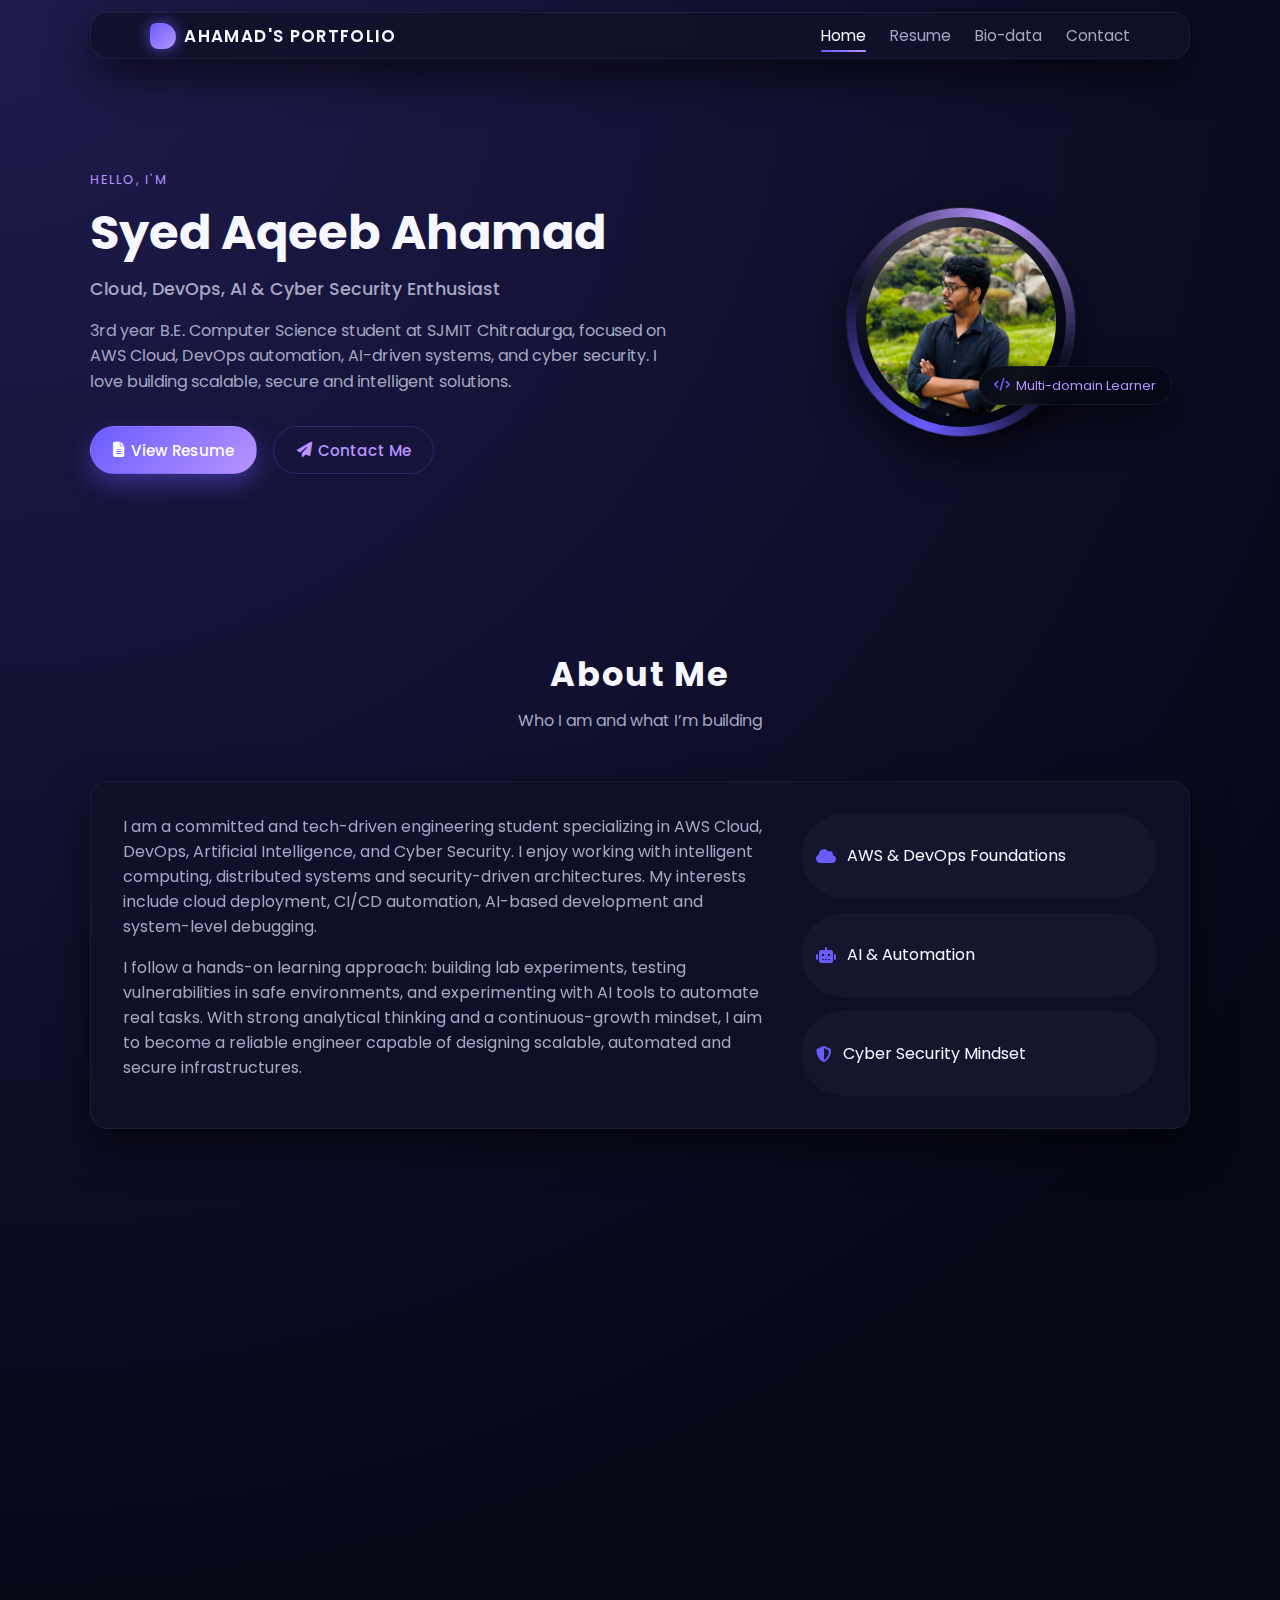
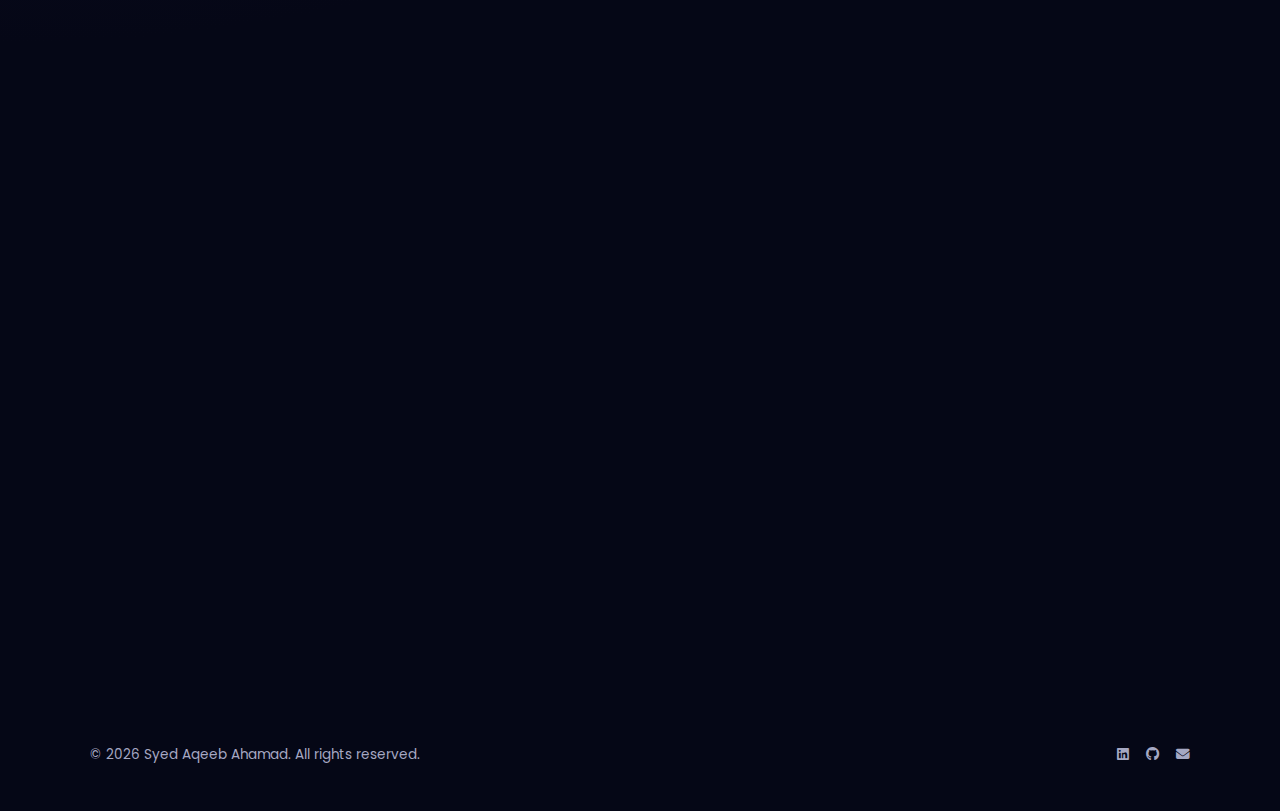
<file: index.html>
<!DOCTYPE html>
<html lang="en">
<head>
  <meta charset="UTF-8" />
  <meta name="viewport" content="width=device-width, initial-scale=1.0" />
  <title>Assignment-1 | Home</title>

  <!-- Google Fonts -->
  <link href="https://fonts.googleapis.com/css2?family=Poppins:wght@300;400;500;600;700&display=swap" rel="stylesheet">

  <!-- Font Awesome Icons (no integrity to avoid blocking) -->
  <link rel="stylesheet"
        href="https://cdnjs.cloudflare.com/ajax/libs/font-awesome/6.5.0/css/all.min.css" />

  <!-- Main CSS -->
  <link rel="stylesheet" href="css/style.css" />
</head>
<body>
  <!-- Back to top button -->
  <button id="backToTop" aria-label="Back to top">
    <i class="fas fa-arrow-up"></i>
  </button>

  <header class="site-header glassy">
    <div class="container header-inner">
      <div class="logo">
        <span class="logo-mark"></span>
        <span class="logo-text">Ahamad's Portfolio</span>
      </div>
      <nav class="main-nav">
        <ul>
          <li><a href="index.html" class="nav-link">Home</a></li>
          <li><a href="resume.html" class="nav-link">Resume</a></li>
          <li><a href="biodata.html" class="nav-link">Bio-data</a></li>
          <li><a href="contact.html" class="nav-link">Contact</a></li>
        </ul>
      </nav>
    </div>
  </header>

  <main>
    <!-- Hero Section -->
    <section id="hero" class="section hero-section gradient-bg">
      <div class="container hero-grid reveal">
        <div class="hero-content">
          <p class="hero-eyebrow">Hello, I'm</p>
          <h1 class="hero-title">Syed Aqeeb Ahamad</h1>
          <h2 class="hero-subtitle">
            Cloud, DevOps, AI &amp; Cyber Security Enthusiast
          </h2>
          <p class="hero-tagline">
            3rd year B.E. Computer Science student at SJMIT Chitradurga, focused on
            AWS Cloud, DevOps automation, AI-driven systems, and cyber security.
            I love building scalable, secure and intelligent solutions.
          </p>
          <div class="hero-cta">
            <a href="resume.html" class="btn primary-btn">
              <i class="fas fa-file-alt"></i> View Resume
            </a>
            <a href="contact.html" class="btn ghost-btn">
              <i class="fas fa-paper-plane"></i> Contact Me
            </a>
          </div>
        </div>
        <div class="hero-avatar">
          <div class="avatar-ring glassy">
            <!-- put any image as assets/img/profile.jpg -->
            <img src="assets/img/profile.jpg" alt="Profile Photo of Syed Aqeeb Ahamad" class="avatar-img">
          </div>
          <div class="hero-badge glassy">
            <i class="fas fa-code"></i>
            <span>Multi-domain Learner</span>
          </div>
        </div>
      </div>
    </section>

    <!-- About / Bio Card -->
    <section id="about" class="section">
      <div class="container reveal">
        <div class="section-header">
          <h2>About Me</h2>
          <p>Who I am and what I’m building</p>
        </div>
        <div class="about-card glassy">
          <div class="about-text">
            <p>
              I am a committed and tech-driven engineering student specializing in AWS Cloud,
              DevOps, Artificial Intelligence, and Cyber Security. I enjoy working with
              intelligent computing, distributed systems and security-driven architectures.
              My interests include cloud deployment, CI/CD automation, AI-based development
              and system-level debugging.
            </p>
            <p>
              I follow a hands-on learning approach: building lab experiments, testing
              vulnerabilities in safe environments, and experimenting with AI tools to
              automate real tasks. With strong analytical thinking and a continuous-growth
              mindset, I aim to become a reliable engineer capable of designing scalable,
              automated and secure infrastructures.
            </p>
          </div>
          <div class="about-highlights">
            <div class="highlight-item">
              <i class="fas fa-cloud"></i>
              <span>AWS &amp; DevOps Foundations</span>
            </div>
            <div class="highlight-item">
              <i class="fas fa-robot"></i>
              <span>AI &amp; Automation</span>
            </div>
            <div class="highlight-item">
              <i class="fas fa-shield-halved"></i>
              <span>Cyber Security Mindset</span>
            </div>
          </div>
        </div>
      </div>
    </section>

    <!-- Quick Skills / Highlights -->
    <section id="highlights" class="section">
      <div class="container reveal">
        <div class="section-header">
          <h2>Highlights</h2>
          <p>What I’m currently sharpening</p>
        </div>
        <div class="card-grid">
          <article class="info-card glassy">
            <h3><i class="fas fa-server"></i> Cloud &amp; DevOps</h3>
            <p>
              AWS services, Linux administration, Git &amp; GitHub, Docker &amp; containers,
              CI/CD pipelines and infrastructure automation concepts. Experimenting with
              deployment workflows, auto-scaling and secure IAM practices.
            </p>
          </article>

          <article class="info-card glassy">
            <h3><i class="fas fa-brain"></i> Artificial Intelligence</h3>
            <p>
              Python for AI scripting, machine learning basics, data preprocessing and
              working with LLMs &amp; OpenAI APIs. Interested in building AI-driven tools
              and intelligent automation systems.
            </p>
          </article>

          <article class="info-card glassy">
            <h3><i class="fas fa-lock"></i> Cyber Security</h3>
            <p>
              Ethical hacking fundamentals, network security, vulnerability assessment,
              penetration testing basics and OWASP concepts. Practicing red-team and
              blue-team thinking in lab environments.
            </p>
          </article>
        </div>
      </div>
    </section>

    <!-- Contact Preview Section -->
    <section id="contact-preview" class="section">
      <div class="container reveal">
        <div class="section-header">
          <h2>Let’s Connect</h2>
          <p>Open to internships, projects and collaborations</p>
        </div>
        <div class="contact-preview glassy">
          <p>
            If you are looking for a motivated learner with interests in Cloud, DevOps, AI
            and Cyber Security, I’d love to connect. I am actively seeking
            opportunities to apply my skills in real-world environments.
          </p>
          <a href="contact.html" class="btn primary-btn">
            <i class="fas fa-paper-plane"></i> Go to Contact Page
          </a>
        </div>
      </div>
    </section>
  </main>

  <footer class="site-footer">
    <div class="container footer-inner">
      <p>&copy; <span id="year"></span> Syed Aqeeb Ahamad. All rights reserved.</p>
      <div class="footer-socials">
        <a href="https://www.linkedin.com/in/ahamad2025" aria-label="LinkedIn"><i class="fab fa-linkedin"></i></a>
        <a href="https://github.com/ahamad94-sa" aria-label="GitHub"><i class="fab fa-github"></i></a>
        <a href="mailto:ahamad.9403@gmail.com" aria-label="Email"><i class="fas fa-envelope"></i></a>
      </div>
    </div>
  </footer>

  <!-- jQuery CDN (NO integrity so it always loads) -->
  <script src="https://code.jquery.com/jquery-3.7.1.min.js"></script>

  <!-- Main JS -->
  <script src="js/script.js"></script>
</body>
</html>
</file>
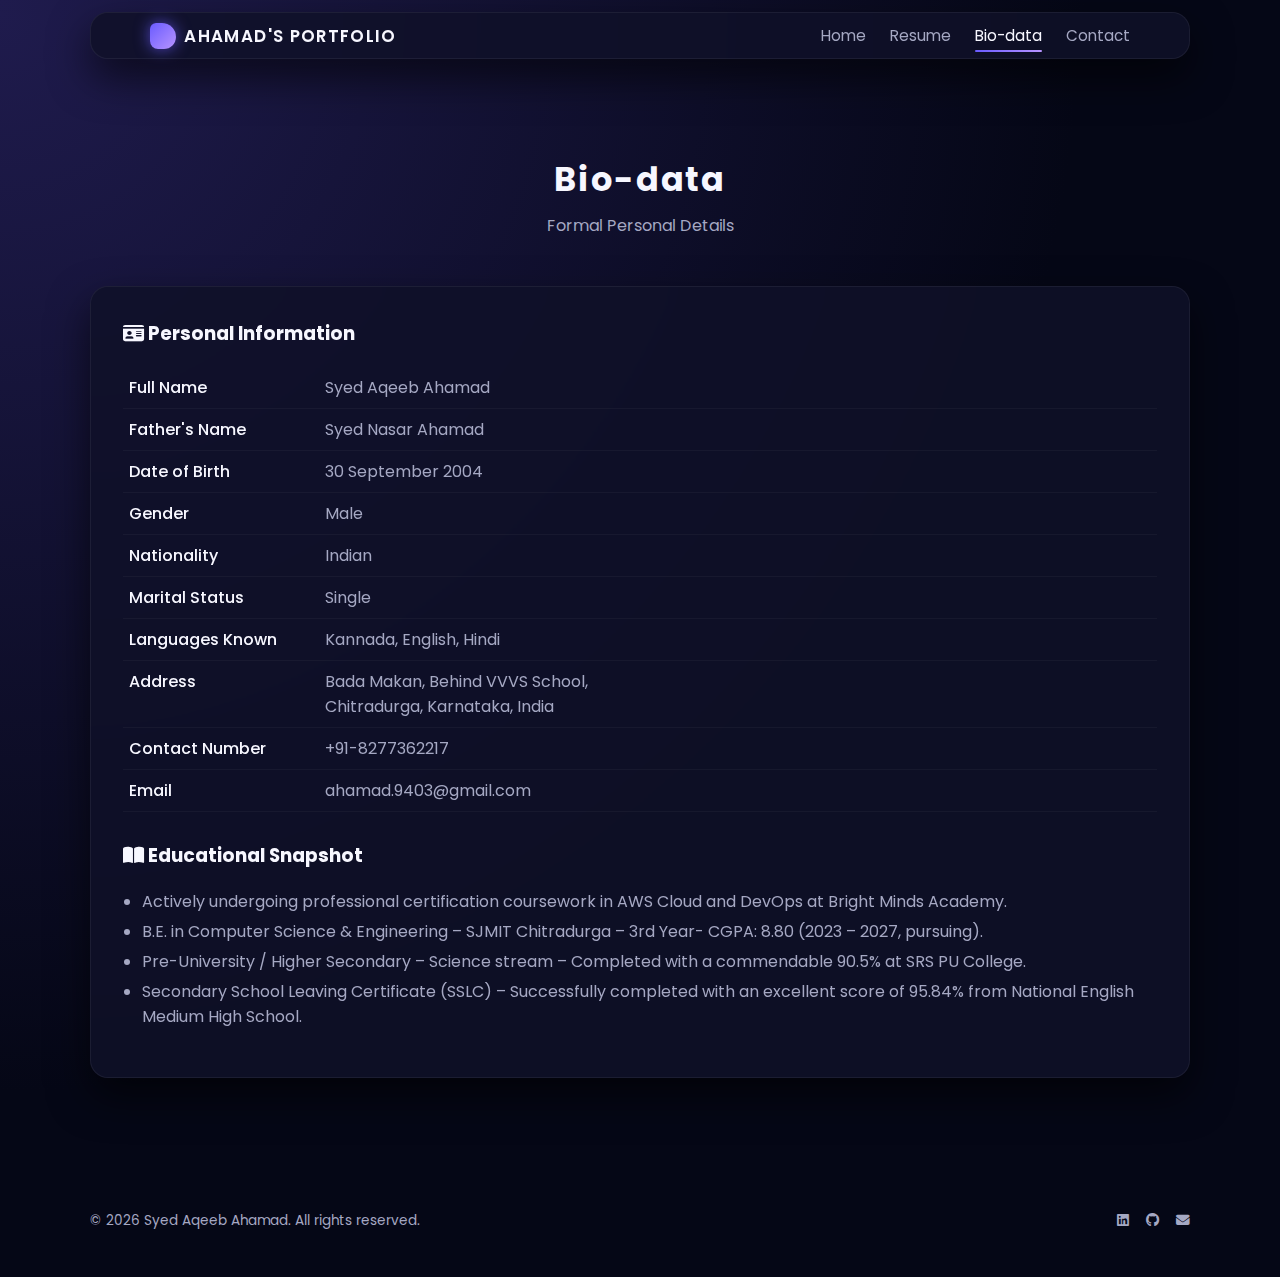
<file: biodata.html>
<!DOCTYPE html>
<html lang="en">
<head>
  <meta charset="UTF-8" />
  <meta name="viewport" content="width=device-width, initial-scale=1.0" />
  <title>Assignment-1 | Bio-data</title>

  <!-- Google Fonts -->
  <link href="https://fonts.googleapis.com/css2?family=Poppins:wght@300;400;500;600;700&display=swap" rel="stylesheet">

  <!-- Font Awesome Icons -->
  <link rel="stylesheet"
        href="https://cdnjs.cloudflare.com/ajax/libs/font-awesome/6.5.0/css/all.min.css" />

  <!-- Main CSS -->
  <link rel="stylesheet" href="css/style.css" />
</head>
<body>
  <!-- Back to top button -->
  <button id="backToTop" aria-label="Back to top">
    <i class="fas fa-arrow-up"></i>
  </button>

  <header class="site-header glassy">
    <div class="container header-inner">
      <div class="logo">
        <span class="logo-mark"></span>
        <span class="logo-text">Ahamad's Portfolio</span>
      </div>
      <nav class="main-nav">
        <ul>
          <li><a href="index.html" class="nav-link">Home</a></li>
          <li><a href="resume.html" class="nav-link">Resume</a></li>
          <li><a href="biodata.html" class="nav-link">Bio-data</a></li>
          <li><a href="contact.html" class="nav-link">Contact</a></li>
        </ul>
      </nav>
    </div>
  </header>

  <main class="section">
    <div class="container reveal">
      <div class="section-header">
        <h2>Bio-data</h2>
        <p>Formal Personal Details</p>
      </div>

      <section class="biodata-card glassy">
        <h3><i class="fas fa-id-card"></i> Personal Information</h3>

        <dl class="biodata-grid">
          <div class="biodata-row">
            <dt>Full Name</dt>
            <dd>Syed Aqeeb Ahamad</dd>
          </div>
          <div class="biodata-row">
            <dt>Father's Name</dt>
            <dd>Syed Nasar Ahamad</dd>
          </div>
          <div class="biodata-row">
            <dt>Date of Birth</dt>
            <dd>30 September 2004</dd>
          </div>
          <div class="biodata-row">
            <dt>Gender</dt>
            <dd>Male</dd>
          </div>
          <div class="biodata-row">
            <dt>Nationality</dt>
            <dd>Indian</dd>
          </div>
          <div class="biodata-row">
            <dt>Marital Status</dt>
            <dd>Single</dd>
          </div>
          <div class="biodata-row">
            <dt>Languages Known</dt>
            <dd>Kannada, English, Hindi</dd>
          </div>
          <div class="biodata-row">
            <dt>Address</dt>
            <dd>
              Bada Makan, Behind VVVS School,<br>
              Chitradurga, Karnataka, India
            </dd>
          </div>
          <div class="biodata-row">
            <dt>Contact Number</dt>
            <dd>+91-8277362217</dd>
          </div>
          <div class="biodata-row">
            <dt>Email</dt>
            <dd>ahamad.9403@gmail.com</dd>
          </div>
        </dl>

        <h3 class="biodata-subtitle"><i class="fas fa-book-open"></i> Educational Snapshot</h3>
        <ul class="styled-list">
          <li>
            Actively undergoing professional certification coursework in AWS Cloud and DevOps at Bright Minds Academy.
          </li>
          <li>
            B.E. in Computer Science & Engineering – SJMIT Chitradurga – 3rd Year- CGPA: 8.80
            (2023 – 2027, pursuing).
          </li>
          <li>
            Pre-University / Higher Secondary – Science stream – Completed with a commendable 90.5% at SRS PU College.
          </li>
          <li>
            Secondary School Leaving Certificate (SSLC) – Successfully completed with an excellent score of 95.84% from National English Medium High School.         
          </li>
        </ul>
      </section>
    </div>
  </main>

  <footer class="site-footer">
    <div class="container footer-inner">
      <p>&copy; <span id="year"></span> Syed Aqeeb Ahamad. All rights reserved.</p>
      <div class="footer-socials">
        <a href="https://www.linkedin.com/in/ahamad2025" aria-label="LinkedIn"><i class="fab fa-linkedin"></i></a>
        <a href="https://github.com/ahamad94-sa" aria-label="GitHub"><i class="fab fa-github"></i></a>
        <a href="mailto:ahamad.9403@gmail.com" aria-label="Email"><i class="fas fa-envelope"></i></a>
      </div>
    </div>
  </footer>

  <!-- jQuery CDN -->
  <script src="https://code.jquery.com/jquery-3.7.1.min.js"></script>

  <!-- Main JS -->
  <script src="js/script.js"></script>
</body>
</html>
</file>
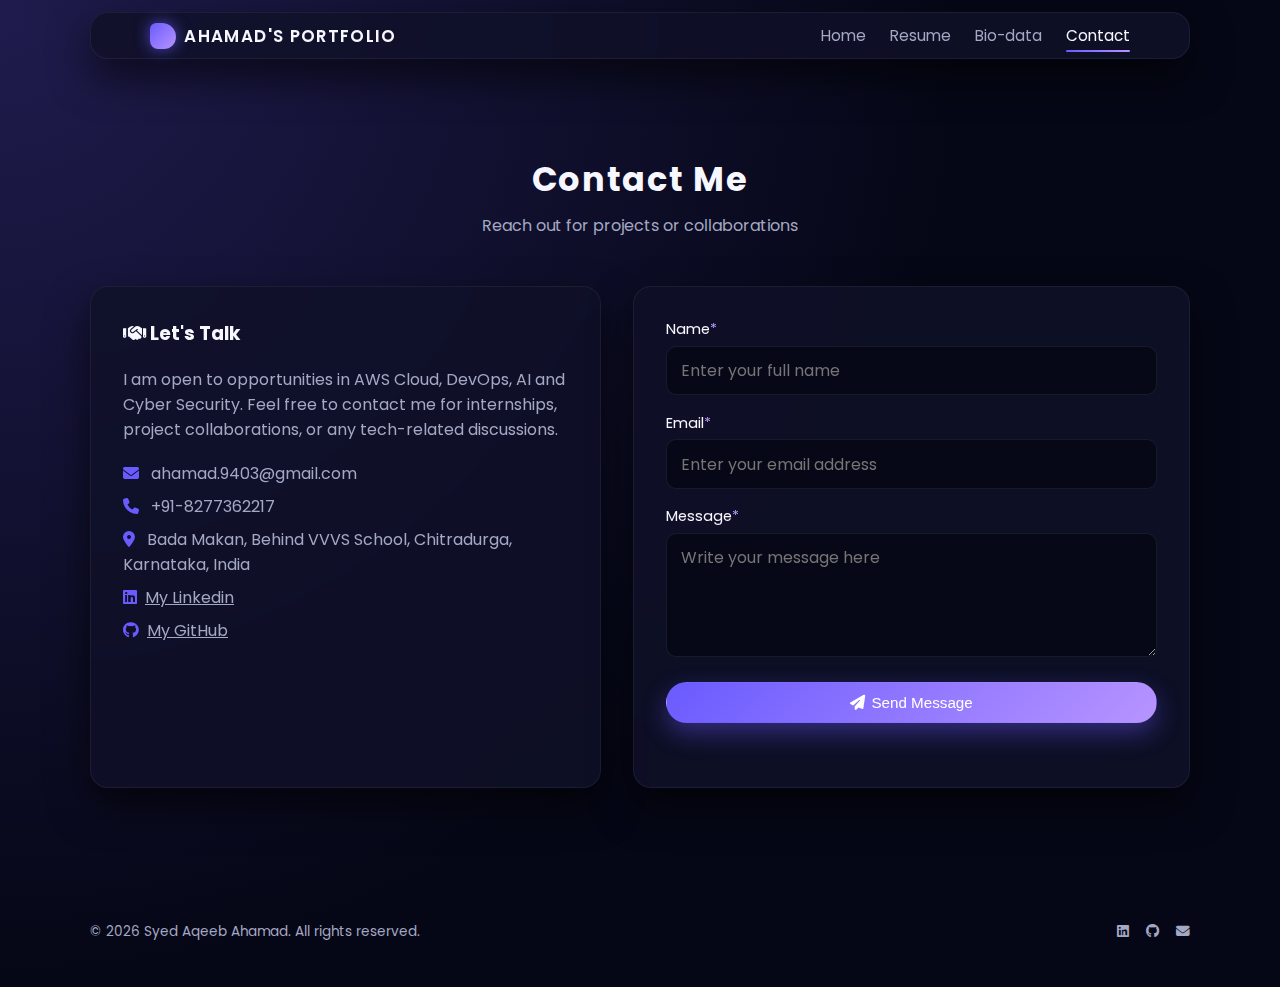
<file: contact.html>
<!DOCTYPE html>
<html lang="en">
<head>
  <meta charset="UTF-8" />
  <meta name="viewport" content="width=device-width, initial-scale=1.0" />
  <title>Assignment-1 | Contact</title>

  <!-- Google Fonts -->
  <link href="https://fonts.googleapis.com/css2?family=Poppins:wght@300;400;500;600;700&display=swap" rel="stylesheet">

  <!-- Font Awesome Icons -->
  <link rel="stylesheet"
        href="https://cdnjs.cloudflare.com/ajax/libs/font-awesome/6.5.0/css/all.min.css" />

  <!-- Main CSS -->
  <link rel="stylesheet" href="css/style.css" />
</head>
<body>
  <!-- Back to top button -->
  <button id="backToTop" aria-label="Back to top">
    <i class="fas fa-arrow-up"></i>
  </button>

  <header class="site-header glassy">
    <div class="container header-inner">
      <div class="logo">
        <span class="logo-mark"></span>
        <span class="logo-text">Ahamad's Portfolio</span>
      </div>
      <nav class="main-nav">
        <ul>
          <li><a href="index.html" class="nav-link">Home</a></li>
          <li><a href="resume.html" class="nav-link">Resume</a></li>
          <li><a href="biodata.html" class="nav-link">Bio-data</a></li>
          <li><a href="contact.html" class="nav-link">Contact</a></li>
        </ul>
      </nav>
    </div>
  </header>

  <main class="section">
    <div class="container reveal">
      <div class="section-header">
        <h2>Contact Me</h2>
        <p>Reach out for projects or collaborations</p>
      </div>

      <section class="contact-wrapper">
        <div class="contact-info glassy">
          <h3><i class="fas fa-handshake"></i> Let's Talk</h3>
          <p>
            I am open to opportunities in AWS Cloud, DevOps, AI and Cyber Security.
            Feel free to contact me for internships, project collaborations, or any
            tech-related discussions.
          </p>
          <ul class="contact-details">
            <li><i class="fas fa-envelope"></i> ahamad.9403@gmail.com</li>
            <li><i class="fas fa-phone"></i> +91-8277362217</li>
            <li><i class="fas fa-location-dot"></i> Bada Makan, Behind VVVS School, Chitradurga, Karnataka, India</li>
            <li><a href="https://www.linkedin.com/in/ahamad2025" aria-label="LinkedIn"><i class="fab fa-linkedin"></i>My Linkedin</a></li>
            <li><a href="https://github.com/ahamad94-sa" aria-label="GitHub"><i class="fab fa-github"></i>My GitHub</a></li>
          </ul>
        </div>

        <div class="contact-form glassy">
          <form id="contactForm" novalidate>
            <div class="form-group">
              <label for="name">Name<span>*</span></label>
              <input type="text" id="name" name="name" placeholder="Enter your full name" />
              <small class="error-message"></small>
            </div>

            <div class="form-group">
              <label for="email">Email<span>*</span></label>
              <input type="email" id="email" name="email" placeholder="Enter your email address" />
              <small class="error-message"></small>
            </div>

            <div class="form-group">
              <label for="message">Message<span>*</span></label>
              <textarea id="message" name="message" rows="4" placeholder="Write your message here"></textarea>
              <small class="error-message"></small>
            </div>

            <button type="submit" class="btn primary-btn full-width">
              <i class="fas fa-paper-plane"></i> Send Message
            </button>

            <div id="formSuccess" class="form-success" aria-live="polite"></div>
          </form>
        </div>
      </section>
    </div>
  </main>

  <footer class="site-footer">
    <div class="container footer-inner">
      <p>&copy; <span id="year"></span> Syed Aqeeb Ahamad. All rights reserved.</p>
      <div class="footer-socials">
        <a href="https://www.linkedin.com/in/ahamad2025" aria-label="LinkedIn"><i class="fab fa-linkedin"></i></a>
        <a href="https://github.com/ahamad94-sa" aria-label="GitHub"><i class="fab fa-github"></i></a>
        <a href="mailto:ahamad.9403@gmail.com" aria-label="Email"><i class="fas fa-envelope"></i></a>
      </div>
    </div>
  </footer>

  <!-- jQuery CDN -->
  <script src="https://code.jquery.com/jquery-3.7.1.min.js"></script>

  <!-- Main JS -->
  <script src="js/script.js"></script>
</body>
</html>
</file>
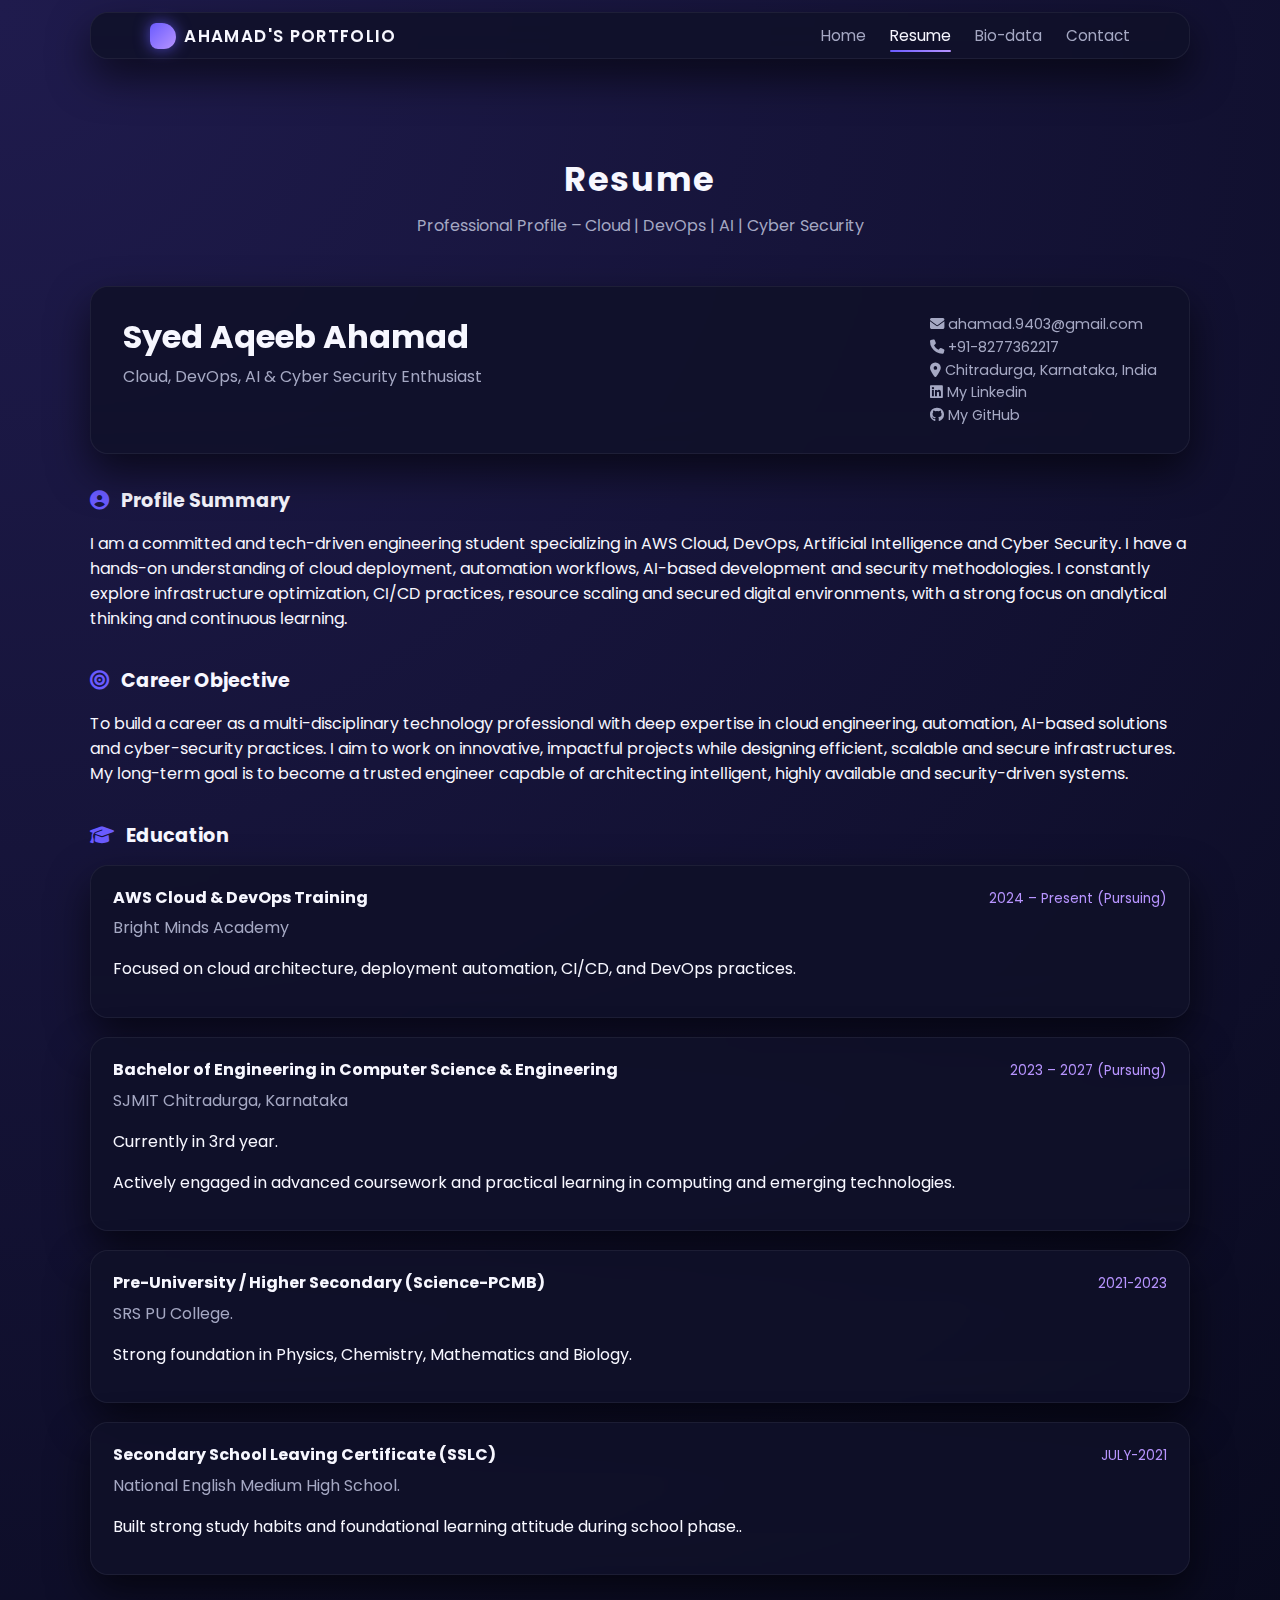
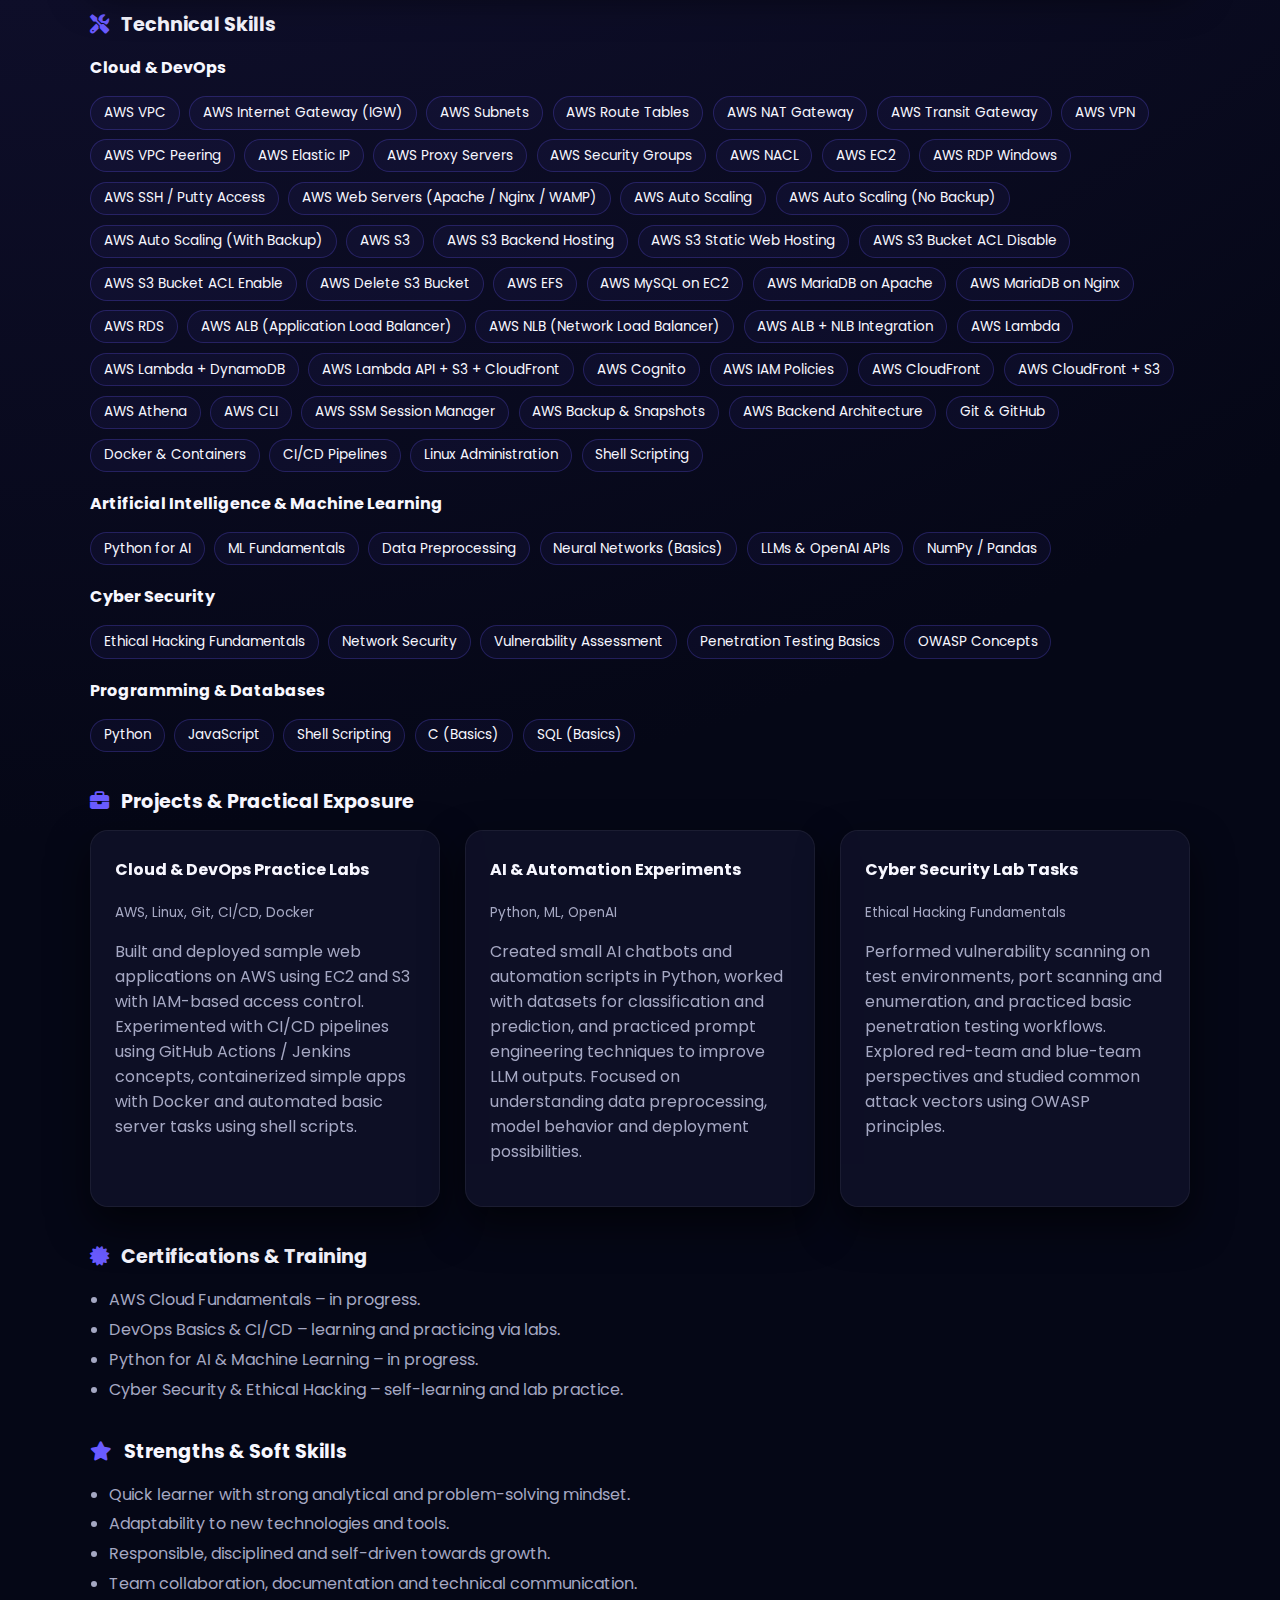
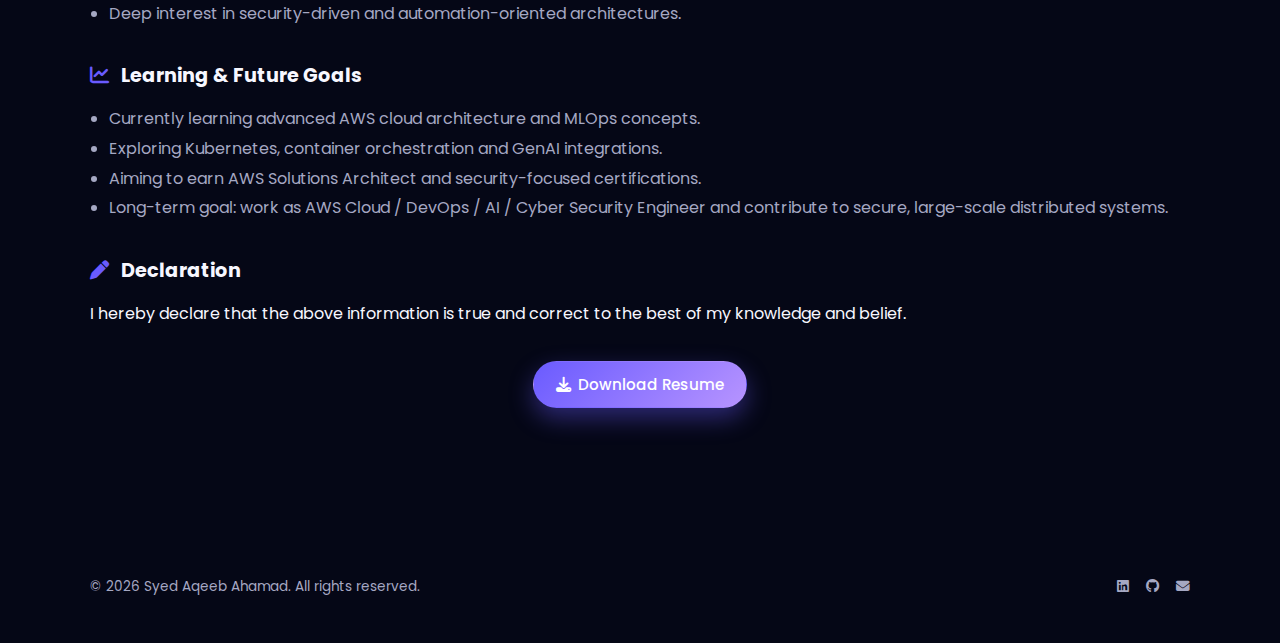
<file: resume.html>
<!DOCTYPE html>
<html lang="en">
<head>
  <meta charset="UTF-8" />
  <meta name="viewport" content="width=device-width, initial-scale=1.0" />
  <title>Assignment-1 | Resume</title>

  <!-- Google Fonts -->
  <link href="https://fonts.googleapis.com/css2?family=Poppins:wght@300;400;500;600;700&display=swap" rel="stylesheet">

  <!-- Font Awesome Icons -->
  <link rel="stylesheet"
        href="https://cdnjs.cloudflare.com/ajax/libs/font-awesome/6.5.0/css/all.min.css" />

  <!-- Main CSS -->
  <link rel="stylesheet" href="css/style.css" />
</head>
<body>
  <!-- Back to top button -->
  <button id="backToTop" aria-label="Back to top">
    <i class="fas fa-arrow-up"></i>
  </button>

  <header class="site-header glassy">
    <div class="container header-inner">
      <div class="logo">
        <span class="logo-mark"></span>
        <span class="logo-text">Ahamad's Portfolio</span>
      </div>
      <nav class="main-nav">
        <ul>
          <li><a href="index.html" class="nav-link">Home</a></li>
          <li><a href="resume.html" class="nav-link">Resume</a></li>
          <li><a href="biodata.html" class="nav-link">Bio-data</a></li>
          <li><a href="contact.html" class="nav-link">Contact</a></li>
        </ul>
      </nav>
    </div>
  </header>

  <main class="section">
    <div class="container reveal">
      <div class="section-header">
        <h2>Resume</h2>
        <p>Professional Profile – Cloud | DevOps | AI | Cyber Security</p>
      </div>

      <!-- Resume Header -->
      <section class="resume-header glassy">
        <div class="resume-name">
          <h1>Syed Aqeeb Ahamad</h1>
          <p>Cloud, DevOps, AI &amp; Cyber Security Enthusiast</p>
        </div>
        <div class="resume-contact">
          <p><i class="fas fa-envelope"></i> ahamad.9403@gmail.com</p>
          <p><i class="fas fa-phone"></i> +91-8277362217</p>
          <p><i class="fas fa-location-dot"></i> Chitradurga, Karnataka, India</p>
          <p><a href="https://www.linkedin.com/in/ahamad2025" aria-label="LinkedIn"><i class="fab fa-linkedin"></i> My Linkedin</a><p>
          <p><a href="https://github.com/ahamad94-sa" aria-label="GitHub"><i class="fab fa-github"></i> My GitHub</a><p>
        </div>
      </section>

      <!-- Profile Summary -->
      <section class="resume-section">
        <h3><i class="fas fa-user-circle"></i> Profile Summary</h3>
        <p>
          I am a committed and tech-driven engineering student specializing in AWS Cloud,
          DevOps, Artificial Intelligence and Cyber Security. I have a hands-on
          understanding of cloud deployment, automation workflows, AI-based development
          and security methodologies. I constantly explore infrastructure optimization,
          CI/CD practices, resource scaling and secured digital environments, with a
          strong focus on analytical thinking and continuous learning.
        </p>
      </section>

      <!-- Career Objective -->
      <section class="resume-section">
        <h3><i class="fas fa-bullseye"></i> Career Objective</h3>
        <p>
          To build a career as a multi-disciplinary technology professional with deep
          expertise in cloud engineering, automation, AI-based solutions and cyber-security
          practices. I aim to work on innovative, impactful projects while designing
          efficient, scalable and secure infrastructures. My long-term goal is to become a
          trusted engineer capable of architecting intelligent, highly available and
          security-driven systems.
        </p>
      </section>

      <!-- Education -->
      <section class="resume-section">
        <h3><i class="fas fa-graduation-cap"></i> Education</h3>
        <div class="timeline">
          <div class="timeline-item glassy">
            <div class="timeline-header">
              <h4>AWS Cloud &amp; DevOps Training</h4>
              <span>2024 – Present (Pursuing)</span>
            </div>
            <p class="timeline-subtitle">Bright Minds Academy</p>
            <p>Focused on cloud architecture, deployment automation, CI/CD, and DevOps practices.</p> 
          </div>
          <div class="timeline-item glassy">
            <div class="timeline-header">
              <h4>Bachelor of Engineering in Computer Science &amp; Engineering</h4>
              <span>2023 – 2027 (Pursuing)</span>
            </div>
            <p class="timeline-subtitle">SJMIT Chitradurga, Karnataka</p>
            <p>Currently in 3rd year.</p>
            <p>Actively engaged in advanced coursework and practical learning in computing and emerging technologies.</p>
          </div>
          <div class="timeline-item glassy">
            <div class="timeline-header">
              <h4>Pre-University / Higher Secondary (Science-PCMB)</h4>
              <span>2021-2023</span>
            </div>
            <p class="timeline-subtitle">SRS PU College.</p>
            <p>Strong foundation in Physics, Chemistry, Mathematics and Biology.</p>
          </div>
          <div class="timeline-item glassy">
            <div class="timeline-header">
              <h4>Secondary School Leaving Certificate (SSLC)</h4>
              <span>JULY-2021</span>
            </div>
            <p class="timeline-subtitle">National English Medium High School.</p>
            <p>Built strong study habits and foundational learning attitude during school phase..</p>
          </div>
        </div>
      </section>

      <!-- Technical Skills -->
      <section class="resume-section">
        <h3><i class="fas fa-tools"></i> Technical Skills</h3>

        <p><strong>Cloud &amp; DevOps</strong></p>
        <div class="skills-tags">
          <span class="tag">AWS VPC</span>
	  <span class="tag">AWS Internet Gateway (IGW)</span>
	  <span class="tag">AWS Subnets</span>
          <span class="tag">AWS Route Tables</span>
          <span class="tag">AWS NAT Gateway</span>
	  <span class="tag">AWS Transit Gateway</span>
          <span class="tag">AWS VPN</span>
	  <span class="tag">AWS VPC Peering</span>
	  <span class="tag">AWS Elastic IP</span>
	  <span class="tag">AWS Proxy Servers</span>
	  <span class="tag">AWS Security Groups</span>
	  <span class="tag">AWS NACL</span>
	  <span class="tag">AWS EC2</span>
	  <span class="tag">AWS RDP Windows</span>
	  <span class="tag">AWS SSH / Putty Access</span>
	  <span class="tag">AWS Web Servers (Apache / Nginx / WAMP)</span>
	  <span class="tag">AWS Auto Scaling</span>
	  <span class="tag">AWS Auto Scaling (No Backup)</span>
	  <span class="tag">AWS Auto Scaling (With Backup)</span>
	  <span class="tag">AWS S3</span>
	  <span class="tag">AWS S3 Backend Hosting</span>
          <span class="tag">AWS S3 Static Web Hosting</span>
	  <span class="tag">AWS S3 Bucket ACL Disable</span>
	  <span class="tag">AWS S3 Bucket ACL Enable</span>
	  <span class="tag">AWS Delete S3 Bucket</span>
	  <span class="tag">AWS EFS</span>
	  <span class="tag">AWS MySQL on EC2</span>
	  <span class="tag">AWS MariaDB on Apache</span>
	  <span class="tag">AWS MariaDB on Nginx</span>
	  <span class="tag">AWS RDS</span>
	  <span class="tag">AWS ALB (Application Load Balancer)</span>
	  <span class="tag">AWS NLB (Network Load Balancer)</span>
	  <span class="tag">AWS ALB + NLB Integration</span>
	  <span class="tag">AWS Lambda</span>
   	  <span class="tag">AWS Lambda + DynamoDB</span>
  	  <span class="tag">AWS Lambda API + S3 + CloudFront</span>
 	  <span class="tag">AWS Cognito</span>
	  <span class="tag">AWS IAM Policies</span> 
	  <span class="tag">AWS CloudFront</span>
	  <span class="tag">AWS CloudFront + S3</span>
	  <span class="tag">AWS Athena</span>
	  <span class="tag">AWS CLI</span>
	  <span class="tag">AWS SSM Session Manager</span>
	  <span class="tag">AWS Backup & Snapshots</span>
	  <span class="tag">AWS Backend Architecture</span>
          <span class="tag">Git &amp; GitHub</span>
          <span class="tag">Docker &amp; Containers</span>
          <span class="tag">CI/CD Pipelines</span>
          <span class="tag">Linux Administration</span>
          <span class="tag">Shell Scripting</span>
        </div>

        <p style="margin-top:1.2rem;"><strong>Artificial Intelligence &amp; Machine Learning</strong></p>
        <div class="skills-tags">
          <span class="tag">Python for AI</span>
          <span class="tag">ML Fundamentals</span>
          <span class="tag">Data Preprocessing</span>
          <span class="tag">Neural Networks (Basics)</span>
          <span class="tag">LLMs &amp; OpenAI APIs</span>
          <span class="tag">NumPy / Pandas</span>
        </div>

        <p style="margin-top:1.2rem;"><strong>Cyber Security</strong></p>
        <div class="skills-tags">
          <span class="tag">Ethical Hacking Fundamentals</span>
          <span class="tag">Network Security</span>
          <span class="tag">Vulnerability Assessment</span>
          <span class="tag">Penetration Testing Basics</span>
          <span class="tag">OWASP Concepts</span>
        </div>

        <p style="margin-top:1.2rem;"><strong>Programming &amp; Databases</strong></p>
        <div class="skills-tags">
          <span class="tag">Python</span>
          <span class="tag">JavaScript</span>
          <span class="tag">Shell Scripting</span>
          <span class="tag">C (Basics)</span>
          <span class="tag">SQL (Basics)</span>
        </div>
      </section>

      <!-- Projects -->
      <section class="resume-section">
        <h3><i class="fas fa-briefcase"></i> Projects &amp; Practical Exposure</h3>
        <div class="card-grid">
          <article class="info-card glassy">
            <h4>Cloud &amp; DevOps Practice Labs</h4>
            <p class="card-meta">AWS, Linux, Git, CI/CD, Docker</p>
            <p>
              Built and deployed sample web applications on AWS using EC2 and S3 with
              IAM-based access control. Experimented with CI/CD pipelines using GitHub
              Actions / Jenkins concepts, containerized simple apps with Docker and
              automated basic server tasks using shell scripts.
            </p>
          </article>

          <article class="info-card glassy">
            <h4>AI &amp; Automation Experiments</h4>
            <p class="card-meta">Python, ML, OpenAI</p>
            <p>
              Created small AI chatbots and automation scripts in Python, worked with
              datasets for classification and prediction, and practiced prompt engineering
              techniques to improve LLM outputs. Focused on understanding data
              preprocessing, model behavior and deployment possibilities.
            </p>
          </article>

          <article class="info-card glassy">
            <h4>Cyber Security Lab Tasks</h4>
            <p class="card-meta">Ethical Hacking Fundamentals</p>
            <p>
              Performed vulnerability scanning on test environments, port scanning and
              enumeration, and practiced basic penetration testing workflows. Explored
              red-team and blue-team perspectives and studied common attack vectors using
              OWASP principles.
            </p>
          </article>
        </div>
      </section>

      <!-- Certifications / Training -->
      <section class="resume-section">
        <h3><i class="fas fa-certificate"></i> Certifications &amp; Training</h3>
        <ul class="styled-list">
          <li>AWS Cloud Fundamentals – in progress.</li>
          <li>DevOps Basics &amp; CI/CD – learning and practicing via labs.</li>
          <li>Python for AI &amp; Machine Learning – in progress.</li>
          <li>Cyber Security &amp; Ethical Hacking – self-learning and lab practice.</li>
        </ul>
      </section>

      <!-- Strengths & Soft Skills -->
      <section class="resume-section">
        <h3><i class="fas fa-star"></i> Strengths &amp; Soft Skills</h3>
        <ul class="styled-list">
          <li>Quick learner with strong analytical and problem-solving mindset.</li>
          <li>Adaptability to new technologies and tools.</li>
          <li>Responsible, disciplined and self-driven towards growth.</li>
          <li>Team collaboration, documentation and technical communication.</li>
          <li>Deep interest in security-driven and automation-oriented architectures.</li>
        </ul>
      </section>

      <!-- Learning & Future Goals -->
      <section class="resume-section">
        <h3><i class="fas fa-chart-line"></i> Learning &amp; Future Goals</h3>
        <ul class="styled-list">
          <li>Currently learning advanced AWS cloud architecture and MLOps concepts.</li>
          <li>Exploring Kubernetes, container orchestration and GenAI integrations.</li>
          <li>Aiming to earn AWS Solutions Architect and security-focused certifications.</li>
          <li>Long-term goal: work as AWS Cloud / DevOps / AI / Cyber Security Engineer and
              contribute to secure, large-scale distributed systems.</li>
        </ul>
      </section>

      <!-- Declaration -->
      <section class="resume-section">
        <h3><i class="fas fa-pen"></i> Declaration</h3>
        <p>
          I hereby declare that the above information is true and correct to the best of my
          knowledge and belief.
        </p>
      </section>

      <!-- Download Resume Button -->
      <section class="resume-section download-section">
        <a href="assets/Syed_Aqeeb_Ahamad_Resume.pdf" class="btn primary-btn" target="_blank">
 	  <i class="fas fa-download"></i> Download Resume            
	</a>
      </section>
    </div>
  </main>

  <footer class="site-footer">
    <div class="container footer-inner">
      <p>&copy; <span id="year"></span> Syed Aqeeb Ahamad. All rights reserved.</p>
      <div class="footer-socials">
        <a href="https://www.linkedin.com/in/ahamad2025" aria-label="LinkedIn"><i class="fab fa-linkedin"></i></a>
        <a href="https://github.com/ahamad94-sa" aria-label="GitHub"><i class="fab fa-github"></i></a>
        <a href="mailto:ahamad.9403@gmail.com" aria-label="Email"><i class="fas fa-envelope"></i></a>
      </div>
    </div>
  </footer>

  <!-- jQuery CDN -->
  <script src="https://code.jquery.com/jquery-3.7.1.min.js"></script>

  <!-- Main JS -->
  <script src="js/script.js"></script>
</body>
</html>
</file>
<file: css/style.css>
/* ================================
   Base & Layout
   ================================ */
:root {
  --bg-gradient: radial-gradient(circle at top left, #1f1b4d, #050716 60%);
  --accent: #6a5bff;
  --accent-soft: rgba(106, 91, 255, 0.25);
  --accent-strong: #b794ff;
  --card-bg: rgba(15, 17, 40, 0.85);
  --card-border: rgba(255, 255, 255, 0.06);
  --text-main: #f7f7ff;
  --text-muted: #a5a8c3;
  --error: #ff4e78;
  --success: #4cd964;
  --shadow-soft: 0 18px 40px rgba(0, 0, 0, 0.6);
  --radius-lg: 18px;
  --radius-full: 999px;
  --transition-fast: 0.2s ease-out;
  --transition-med: 0.35s ease;
}

*,
*::before,
*::after {
  box-sizing: border-box;
}

html,
body {
  margin: 0;
  padding: 0;
  font-family: "Poppins", system-ui, -apple-system, BlinkMacSystemFont, sans-serif;
  background: var(--bg-gradient);
  color: var(--text-main);
  scroll-behavior: smooth;
}

body {
  min-height: 100vh;
}

/* Containers & Sections */
.container {
  width: min(1100px, 92%);
  margin: 0 auto;
}

.section {
  padding: 6rem 0 5rem;
}

.section-header {
  text-align: center;
  margin-bottom: 3rem;
}

.section-header h2 {
  font-size: 2.1rem;
  margin: 0 0 0.5rem;
  letter-spacing: 0.05em;
}

.section-header p {
  margin: 0;
  color: var(--text-muted);
}

/* Glassmorphism Card */
.glassy {
  background: var(--card-bg);
  border-radius: var(--radius-lg);
  border: 1px solid var(--card-border);
  box-shadow: var(--shadow-soft);
  backdrop-filter: blur(18px);
}

/* ================================
   Header & Navigation
   ================================ */
.site-header {
  position: sticky;
  top: 0.75rem;
  z-index: 50;
  margin: 0.75rem auto 0;
  width: 100%;
  max-width: 1100px;
  padding: 0.6rem 1rem;
}

.header-inner {
  display: flex;
  align-items: center;
  justify-content: space-between;
}

.logo {
  display: inline-flex;
  align-items: center;
  gap: 0.55rem;
}

.logo-mark {
  width: 26px;
  height: 26px;
  border-radius: 30% 70% 60% 40%;
  background: linear-gradient(135deg, var(--accent), var(--accent-strong));
  box-shadow: 0 0 15px rgba(106, 91, 255, 0.7);
}

.logo-text {
  font-weight: 600;
  font-size: 1.05rem;
  letter-spacing: 0.08em;
  text-transform: uppercase;
}

.main-nav ul {
  list-style: none;
  display: flex;
  gap: 1.5rem;
  margin: 0;
  padding: 0;
}

.main-nav ul {
  flex-wrap: wrap;
}

.main-nav .nav-link {
  position: relative;
  font-size: 0.95rem;
  text-decoration: none;
  color: var(--text-muted);
  transition: color var(--transition-fast);
  padding-bottom: 0.2rem;
}

.main-nav .nav-link::after {
  content: "";
  position: absolute;
  left: 0;
  bottom: -0.2rem;
  width: 0;
  height: 2px;
  border-radius: 999px;
  background: linear-gradient(90deg, var(--accent), var(--accent-strong));
  transition: width var(--transition-med);
}

.main-nav .nav-link:hover,
.main-nav .nav-link.active {
  color: var(--text-main);
}

.main-nav .nav-link:hover::after,
.main-nav .nav-link.active::after {
  width: 100%;
}

/* ================================
   Hero Section
   ================================ */
.hero-section {
  padding-top: 7rem;
}

.hero-grid {
  display: grid;
  grid-template-columns: minmax(0, 1.3fr) minmax(0, 1fr);
  gap: 3rem;
  align-items: center;
}

.hero-eyebrow {
  text-transform: uppercase;
  letter-spacing: 0.15em;
  color: var(--accent-strong);
  font-size: 0.8rem;
  margin: 0 0 0.5rem;
}

.hero-title {
  font-size: clamp(2.4rem, 4vw, 3rem);
  margin: 0 0 0.4rem;
}

.hero-subtitle {
  font-size: 1.1rem;
  font-weight: 500;
  margin: 0 0 1rem;
  color: var(--text-muted);
}

.hero-tagline {
  color: var(--text-muted);
  margin-bottom: 2rem;
  line-height: 1.6;
}

.hero-cta {
  display: flex;
  flex-wrap: wrap;
  gap: 1rem;
}

.hero-avatar {
  position: relative;
  display: flex;
  justify-content: center;
}

.avatar-ring {
  width: 230px;
  height: 230px;
  border-radius: 50%;
  display: grid;
  place-items: center;
  position: relative;
  overflow: hidden;
}

.avatar-ring::before {
  content: "";
  position: absolute;
  inset: -2px;
  background: conic-gradient(
    from 200deg,
    var(--accent),
    transparent,
    var(--accent-strong),
    transparent,
    var(--accent)
  );
  animation: spin 12s linear infinite;
}

.avatar-ring::after {
  content: "";
  position: absolute;
  inset: 9px;
  border-radius: inherit;
  background: radial-gradient(circle at 30% 0%, rgba(255, 255, 255, 0.2), transparent 60%),
    linear-gradient(145deg, #080919, #050716);
}

.avatar-img {
  position: relative;
  z-index: 2;
  width: 190px;
  height: 190px;
  border-radius: 50%;
  object-fit: cover;
}

.hero-badge {
  position: absolute;
  bottom: 14%;
  right: 4%;
  padding: 0.6rem 0.9rem;
  display: inline-flex;
  align-items: center;
  gap: 0.4rem;
  border-radius: 999px;
  font-size: 0.8rem;
  color: var(--accent-strong);
  background: rgba(5, 7, 22, 0.9);
}

.hero-badge i {
  color: var(--accent);
}

/* ================================
   Buttons
   ================================ */
.btn {
  display: inline-flex;
  align-items: center;
  justify-content: center;
  gap: 0.4rem;
  padding: 0.7rem 1.4rem;
  border-radius: var(--radius-full);
  font-size: 0.95rem;
  font-weight: 500;
  cursor: pointer;
  text-decoration: none;
  border: 1px solid transparent;
  transition: transform var(--transition-fast), box-shadow var(--transition-fast),
    background var(--transition-fast), border-color var(--transition-fast),
    color var(--transition-fast);
}

.primary-btn {
  background: linear-gradient(135deg, var(--accent), var(--accent-strong));
  color: #fff;
  box-shadow: 0 10px 25px rgba(106, 91, 255, 0.4);
}

.primary-btn:hover {
  transform: translateY(-1px) scale(1.02);
  box-shadow: 0 14px 30px rgba(106, 91, 255, 0.55);
}

.ghost-btn {
  background: transparent;
  color: var(--accent-strong);
  border-color: var(--accent-soft);
}

.ghost-btn:hover {
  background: rgba(106, 91, 255, 0.1);
}

.full-width {
  width: 100%;
}

/* ================================
   About & Highlight Cards
   ================================ */
.about-card {
  display: grid;
  grid-template-columns: minmax(0, 2fr) minmax(0, 1.1fr);
  gap: 2rem;
  padding: 2rem;
}

.about-text p {
  margin-top: 0;
  margin-bottom: 1rem;
  color: var(--text-muted);
}

.about-highlights {
  display: grid;
  gap: 0.9rem;
}

.highlight-item {
  display: flex;
  align-items: center;
  gap: 0.7rem;
  padding: 0.6rem 0.9rem;
  border-radius: var(--radius-full);
  background: rgba(255, 255, 255, 0.03);
}

.highlight-item i {
  color: var(--accent);
}

.card-grid {
  display: grid;
  grid-template-columns: repeat(auto-fit, minmax(250px, 1fr));
  gap: 1.6rem;
}

.info-card {
  padding: 1.6rem 1.5rem;
  position: relative;
  overflow: hidden;
}

.info-card::before {
  content: "";
  position: absolute;
  inset: -40%;
  background: radial-gradient(circle at top left, rgba(106, 91, 255, 0.14), transparent 55%);
  opacity: 0;
  transition: opacity var(--transition-med);
}

.info-card:hover::before {
  opacity: 1;
}

.info-card h3,
.info-card h4 {
  margin-top: 0;
}

.info-card p {
  color: var(--text-muted);
}

.card-meta {
  font-size: 0.85rem;
  color: var(--accent-strong);
  margin-bottom: 0.6rem;
}

/* Contact Preview */
.contact-preview {
  padding: 2rem;
  text-align: center;
}

.contact-preview p {
  margin-bottom: 1.4rem;
  color: var(--text-muted);
}

/* ================================
   Resume Page
   ================================ */
.resume-header {
  display: flex;
  justify-content: space-between;
  gap: 2rem;
  padding: 1.6rem 2rem;
  margin-bottom: 2rem;
}

.resume-name h1 {
  margin: 0 0 0.2rem;
}

.resume-name p {
  margin: 0;
  color: var(--text-muted);
}

.resume-contact p {
  margin: 0.1rem 0;
  font-size: 0.9rem;
  color: var(--text-muted);
}

.resume-section {
  margin-bottom: 2.2rem;
}

.resume-section h3 {
  font-size: 1.2rem;
  margin-bottom: 0.9rem;
}

.resume-section h3 i {
  color: var(--accent);
  margin-right: 0.5rem;
}

.timeline {
  display: grid;
  gap: 1.2rem;
}

.timeline-item {
  padding: 1.2rem 1.4rem;
}

.timeline-header {
  display: flex;
  justify-content: space-between;
  align-items: baseline;
  gap: 1rem;
}

.timeline-header h4 {
  margin: 0;
  font-size: 1rem;
}

.timeline-header span {
  font-size: 0.85rem;
  color: var(--accent-strong);
}

.timeline-subtitle {
  margin: 0.35rem 0 0.2rem;
  color: var(--text-muted);
}

.skills-tags {
  display: flex;
  flex-wrap: wrap;
  gap: 0.6rem;
}

.tag {
  padding: 0.35rem 0.8rem;
  border-radius: var(--radius-full);
  font-size: 0.85rem;
  border: 1px solid var(--accent-soft);
  background: rgba(106, 91, 255, 0.06);
}

.styled-list {
  padding-left: 1.2rem;
  color: var(--text-muted);
}

.styled-list li + li {
  margin-top: 0.3rem;
}

.download-section {
  text-align: center;
}

/* ================================
   Bio-data Page
   ================================ */
.biodata-card {
  padding: 2rem;
}

.biodata-card h3 {
  margin-top: 0;
  margin-bottom: 1.2rem;
}

.biodata-grid {
  margin: 0 0 1.8rem;
}

.biodata-row {
  display: grid;
  grid-template-columns: 180px minmax(0, 1fr);
  gap: 1rem;
  padding: 0.5rem 0.4rem;
  border-bottom: 1px solid rgba(255, 255, 255, 0.04);
}

.biodata-row dt {
  font-weight: 500;
  color: var(--text-main);
}

.biodata-row dd {
  margin: 0;
  color: var(--text-muted);
}

.biodata-subtitle {
  margin-top: 1.3rem;
}

/* ================================
   Contact Page
   ================================ */
.contact-wrapper {
  display: grid;
  grid-template-columns: minmax(0, 1.1fr) minmax(0, 1.2fr);
  gap: 2rem;
}

.contact-info {
  padding: 2rem;
}

.contact-info h3 {
  margin-top: 0;
}

.contact-info p {
  color: var(--text-muted);
}

.contact-details {
  list-style: none;
  padding: 0;
  margin: 1.2rem 0 0;
}

.contact-details li {
  margin-bottom: 0.5rem;
  color: var(--text-muted);
}

.contact-details i {
  color: var(--accent);
  margin-right: 0.5rem;
}

/* Contact Form */
.contact-form {
  padding: 2rem;
}

.form-group {
  margin-bottom: 1.1rem;
}

.form-group label {
  display: block;
  font-size: 0.9rem;
  margin-bottom: 0.35rem;
}

.form-group label span {
  color: var(--accent-strong);
}

.form-group input,
.form-group textarea {
  width: 100%;
  padding: 0.7rem 0.9rem;
  border-radius: 10px;
  border: 1px solid rgba(255, 255, 255, 0.08);
  background: rgba(5, 7, 22, 0.9);
  color: var(--text-main);
  font: inherit;
  outline: none;
  transition: border-color var(--transition-fast), box-shadow var(--transition-fast),
    background var(--transition-fast);
}

.form-group input:focus,
.form-group textarea:focus {
  border-color: var(--accent-strong);
  box-shadow: 0 0 0 1px rgba(106, 91, 255, 0.6);
}

.error-message {
  display: block;
  height: 0;
  font-size: 0.78rem;
  color: var(--error);
  opacity: 0;
  transform: translateY(-4px);
  transition: opacity var(--transition-fast), transform var(--transition-fast), height 0.15s;
}

.form-group.invalid input,
.form-group.invalid textarea {
  border-color: var(--error);
}

.form-group.invalid .error-message {
  opacity: 1;
  height: auto;
  transform: translateY(0);
}

.form-note {
  font-size: 0.8rem;
  color: var(--text-muted);
  margin-top: 0.7rem;
}

.form-success {
  margin-top: 1rem;
  font-size: 0.88rem;
  color: var(--success);
  min-height: 1rem;
}

/* ================================
   Footer
   ================================ */
.site-footer {
  padding: 2.5rem 0 2rem;
}

.footer-inner {
  display: flex;
  justify-content: space-between;
  align-items: center;
  gap: 1rem;
  font-size: 0.85rem;
  color: var(--text-muted);
}

.footer-socials a {
  color: var(--text-muted);
  margin-left: 0.8rem;
  transition: color var(--transition-fast), transform var(--transition-fast);
}

.footer-socials a:hover {
  color: var(--accent-strong);
  transform: translateY(-1px);
}

/* ================================
   Back to Top Button
   ================================ */
#backToTop {
  position: fixed;
  right: 1.8rem;
  bottom: 1.8rem;
  width: 42px;
  height: 42px;
  border-radius: 50%;
  border: none;
  background: linear-gradient(135deg, var(--accent), var(--accent-strong));
  color: #fff;
  display: grid;
  place-items: center;
  cursor: pointer;
  box-shadow: 0 12px 24px rgba(0, 0, 0, 0.6);
  opacity: 0;
  visibility: hidden;
  transform: translateY(15px);
  transition: opacity var(--transition-med), transform var(--transition-med), visibility 0.15s;
  z-index: 60;
}

#backToTop.show {
  opacity: 1;
  visibility: visible;
  transform: translateY(0);
}

/* ================================
   Reveal on Scroll Animations
   ================================ */
.reveal {
  opacity: 0;
  transform: translateY(30px) scale(0.98);
  transition: opacity 0.6s ease-out, transform 0.6s ease-out;
}

.reveal.active {
  opacity: 1;
  transform: translateY(0) scale(1);
}

/* ================================
   Utilities
   ================================ */
.gradient-bg {
  position: relative;
}

.gradient-bg::before {
  content: "";
  position: absolute;
  inset: 0;
  background: radial-gradient(circle at top right, rgba(106, 91, 255, 0.25), transparent 60%);
  opacity: 0.9;
  z-index: -1;
}

/* ================================
   Responsive Design
   ================================ */
@media (max-width: 900px) {
  .hero-grid {
    grid-template-columns: minmax(0, 1fr);
  }

  .hero-avatar {
    order: -1;
  }

  .about-card {
    grid-template-columns: minmax(0, 1fr);
  }

  .resume-header {
    flex-direction: column;
  }

  .contact-wrapper {
    grid-template-columns: minmax(0, 1fr);
  }
}

@media (max-width: 600px) {
  .main-nav ul {
    gap: 0.6rem;
  }

  .logo-text {
    font-size: 0.8rem;
  }

  .site-header {
    padding-inline: 1rem;
  }

  .main-nav ul {
    gap: 0.9rem;
    font-size: 0.83rem;
  }

  .hero-section {
    padding-top: 6rem;
  }

  .section {
    padding: 4.5rem 0 3.5rem;
  }

  .footer-inner {
    flex-direction: column;
    text-align: center;
  }

  .biodata-row {
    grid-template-columns: 130px minmax(0, 1fr);
  }
}

/* ================================
   Keyframes
   ================================ */
@keyframes spin {
  to {
    transform: rotate(360deg);
  }
}
/* LinkedIn & GitHub text color in contact page only */
.contact-details a {
  color: var(--text-muted) !important;
}

.contact-details a:hover {
  color: var(--accent-strong) !important;
}
.resume-contact a {
  color: var(--text-muted) !important;
  font-weight: 400;
  text-decoration: none;
}

.resume-contact a i {
  color: var(--text-muted) !important;
}
/* extra safe responsiveness fixes */

@media (max-width: 600px) {

  .hero-title {
    font-size: 2rem;
  }

  .hero-subtitle {
    font-size: 1rem;
  }

  .hero-tagline {
    font-size: 0.95rem;
  }

  .avatar-img {
    max-width: 200px;
  }

  .site-header {
    padding: 0.5rem 1rem;
  }
}
</file>
